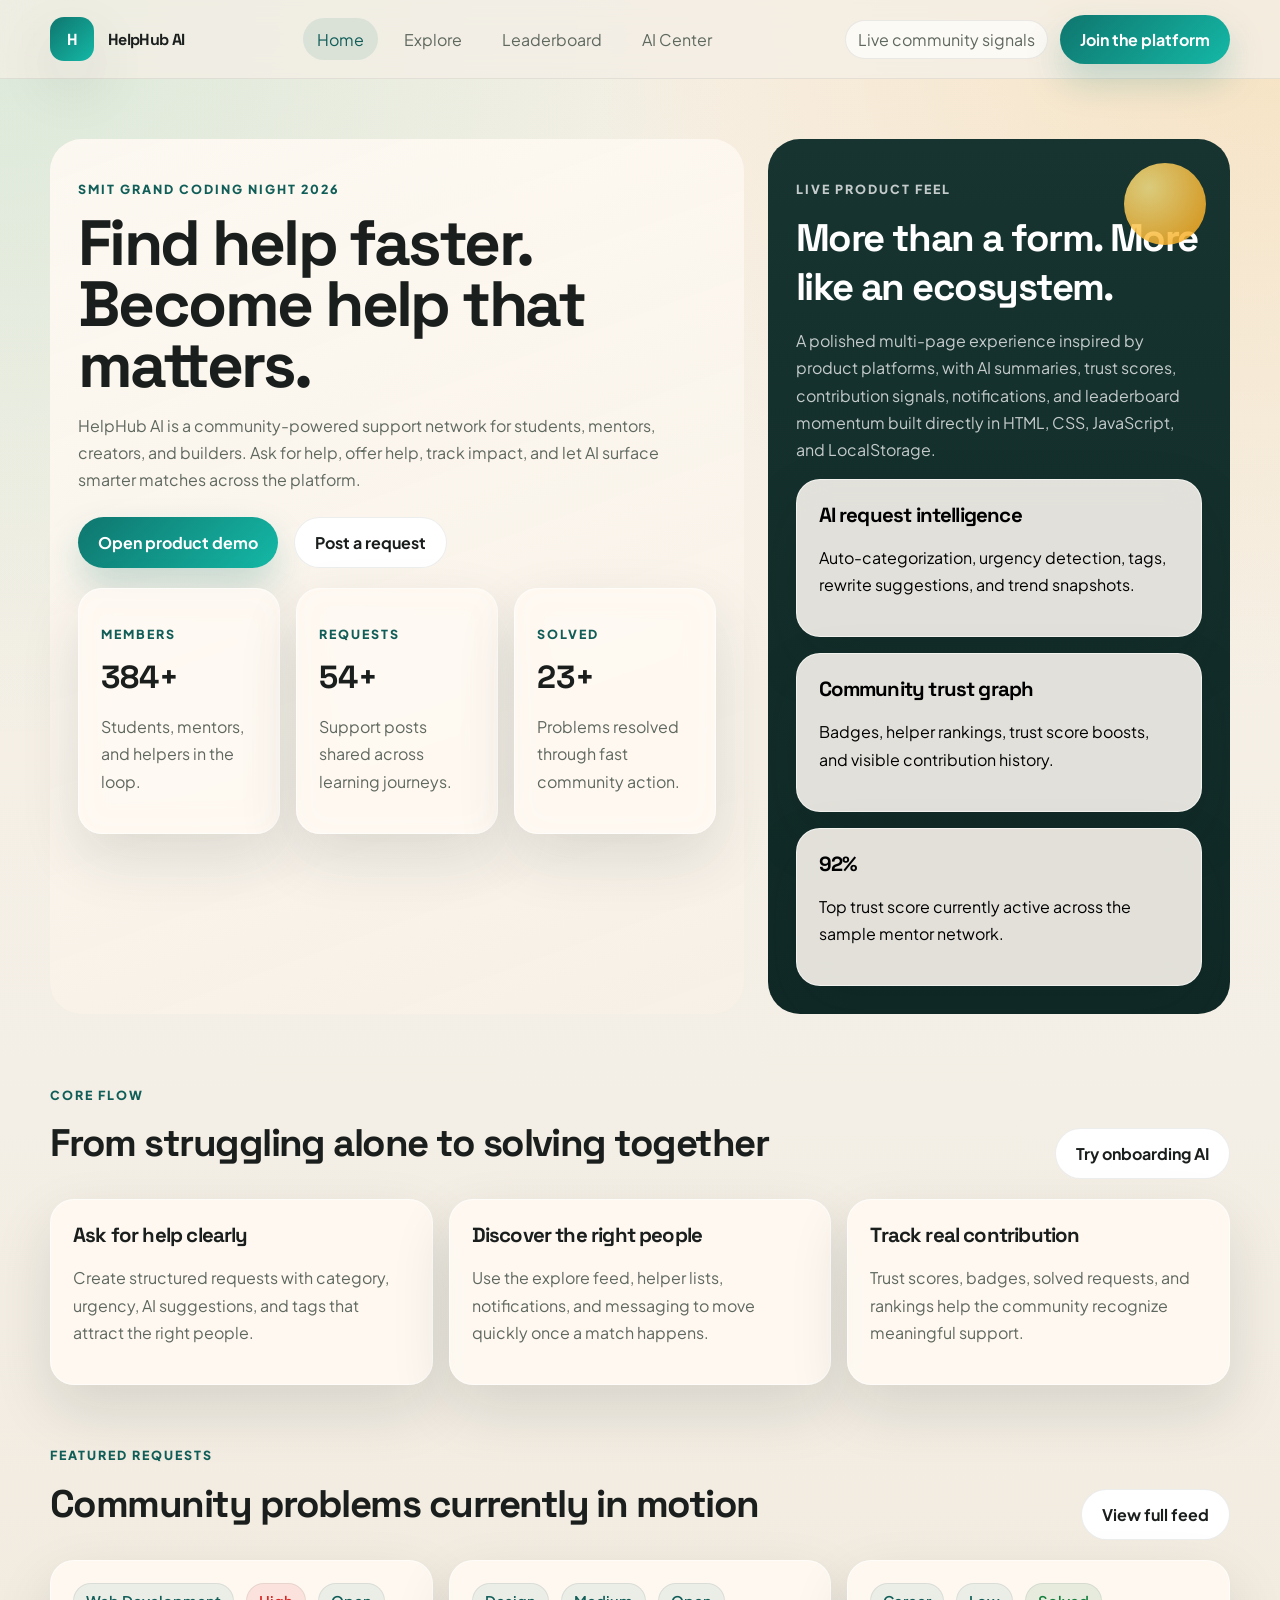
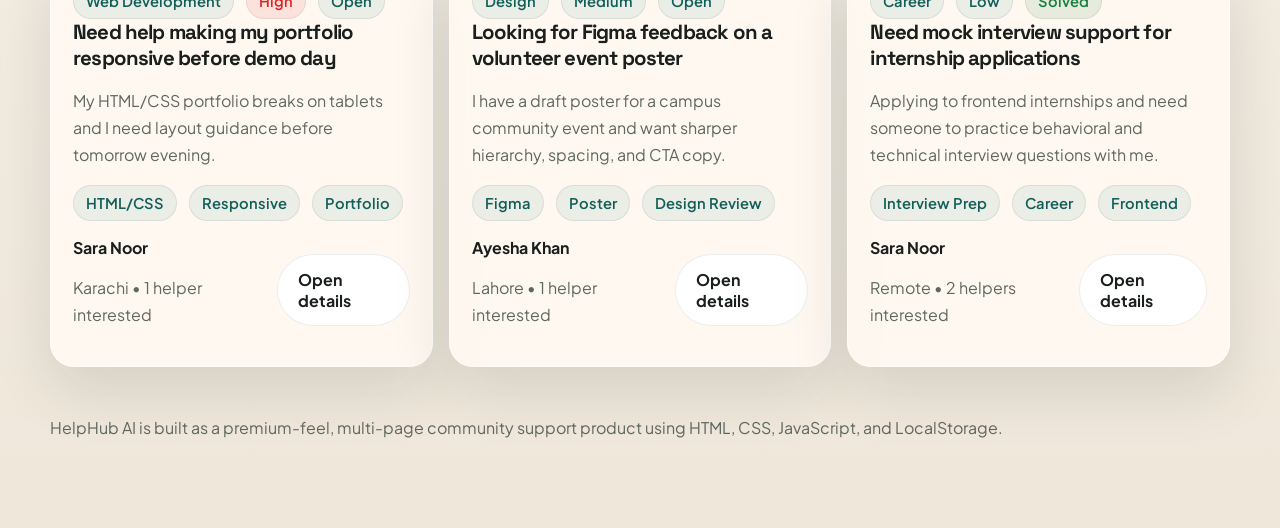
<file: index.html>
<!DOCTYPE html>
<html lang="en">
  <head>
    <meta charset="UTF-8" />
    <meta name="viewport" content="width=device-width, initial-scale=1.0" />
    <title>HelpHub AI | Community Support Platform</title>
    <link rel="preconnect" href="https://fonts.googleapis.com" />
    <link rel="preconnect" href="https://fonts.gstatic.com" crossorigin />
    <link href="https://fonts.googleapis.com/css2?family=Plus+Jakarta+Sans:wght@400;500;600;700;800&family=Space+Grotesk:wght@500;700&display=swap" rel="stylesheet" />
    <link rel="stylesheet" href="styles.css" />
    <script defer src="app.js"></script>
  </head>
  <body data-page="landing">
    <div class="site-shell">
      <header class="topbar">
        <div class="container nav">
          <a class='brand' href='/'><span class="brand-badge">H</span><span>HelpHub AI</span></a>
          <nav class="nav-links">
            <a data-nav='landing' href='/'>Home</a>
            <a href='./explore.html'>Explore</a>
            <a href='./leaderboard.html'>Leaderboard</a>
            <a href='./ai-center.html'>AI Center</a>
          </nav>
          <div class="nav-actions">
            <a class='pill' href='./notifications.html'>Live community signals</a>
            <a class='btn btn-primary' href='./auth.html'>Join the platform</a>
          </div>
        </div>
      </header>
      <main>
        <section class="hero">
          <div class="container hero-grid">
            <div class="hero-copy fade-in">
              <p class="eyebrow">SMIT Grand Coding Night 2026</p>
              <h1>Find help faster. Become help that matters.</h1>
              <p>HelpHub AI is a community-powered support network for students, mentors, creators, and builders. Ask for help, offer help, track impact, and let AI surface smarter matches across the platform.</p>
              <div class="hero-actions">
                <a class='btn btn-primary' href='./dashboard.html'>Open product demo</a>
                <a class='btn btn-secondary' href='./create-request.html'>Post a request</a>
              </div>
              <div class="stats-grid">
                <div class="stat-card"><p class="eyebrow">Members</p><div class="stat-value" data-stat-members>0</div><p>Students, mentors, and helpers in the loop.</p></div>
                <div class="stat-card"><p class="eyebrow">Requests</p><div class="stat-value" data-stat-requests>0</div><p>Support posts shared across learning journeys.</p></div>
                <div class="stat-card"><p class="eyebrow">Solved</p><div class="stat-value" data-stat-solved>0</div><p>Problems resolved through fast community action.</p></div>
              </div>
            </div>
            <div class="hero-panel fade-in">
              <span class="orb"></span>
              <p class="eyebrow">Live product feel</p>
              <h2>More than a form. More like an ecosystem.</h2>
              <p>A polished multi-page experience inspired by product platforms, with AI summaries, trust scores, contribution signals, notifications, and leaderboard momentum built directly in HTML, CSS, JavaScript, and LocalStorage.</p>
              <div class="stack">
                <div class="feature-card" style="color: black;"><h3>AI request intelligence</h3><p style="color: black;">Auto-categorization, urgency detection, tags, rewrite suggestions, and trend snapshots.</p></div>
                <div class="feature-card" style="color: black;"><h3>Community trust graph</h3><p style="color: black;">Badges, helper rankings, trust score boosts, and visible contribution history.</p></div>
                <div class="feature-card" style="color: black;"><h3 data-top-score>0%</h3><p style="color: black;">Top trust score currently active across the sample mentor network.</p></div>
              </div>
            </div>
          </div>
        </section>
        <section class="section">
          <div class="container">
            <div class="section-head">
              <div><p class="section-kicker">Core flow</p><h2>From struggling alone to solving together</h2></div>
              <a class='btn btn-secondary' href='./onboarding.html'>Try onboarding AI</a>
            </div>
            <div class="card-grid">
              <article class="feature-card fade-in"><h3>Ask for help clearly</h3><p>Create structured requests with category, urgency, AI suggestions, and tags that attract the right people.</p></article>
              <article class="feature-card fade-in"><h3>Discover the right people</h3><p>Use the explore feed, helper lists, notifications, and messaging to move quickly once a match happens.</p></article>
              <article class="feature-card fade-in"><h3>Track real contribution</h3><p>Trust scores, badges, solved requests, and rankings help the community recognize meaningful support.</p></article>
            </div>
          </div>
        </section>
        <section class="section">
          <div class="container">
            <div class="section-head">
              <div><p class="section-kicker">Featured requests</p><h2>Community problems currently in motion</h2></div>
              <a class='btn btn-secondary' href='./explore.html'>View full feed</a>
            </div>
            <div class="card-grid" data-featured-requests></div>
          </div>
        </section>
      </main>
      <footer class="footer"><div class="container">HelpHub AI is built as a premium-feel, multi-page community support product using HTML, CSS, JavaScript, and LocalStorage.</div></footer>
    </div>
  </body>
</html>
</file>
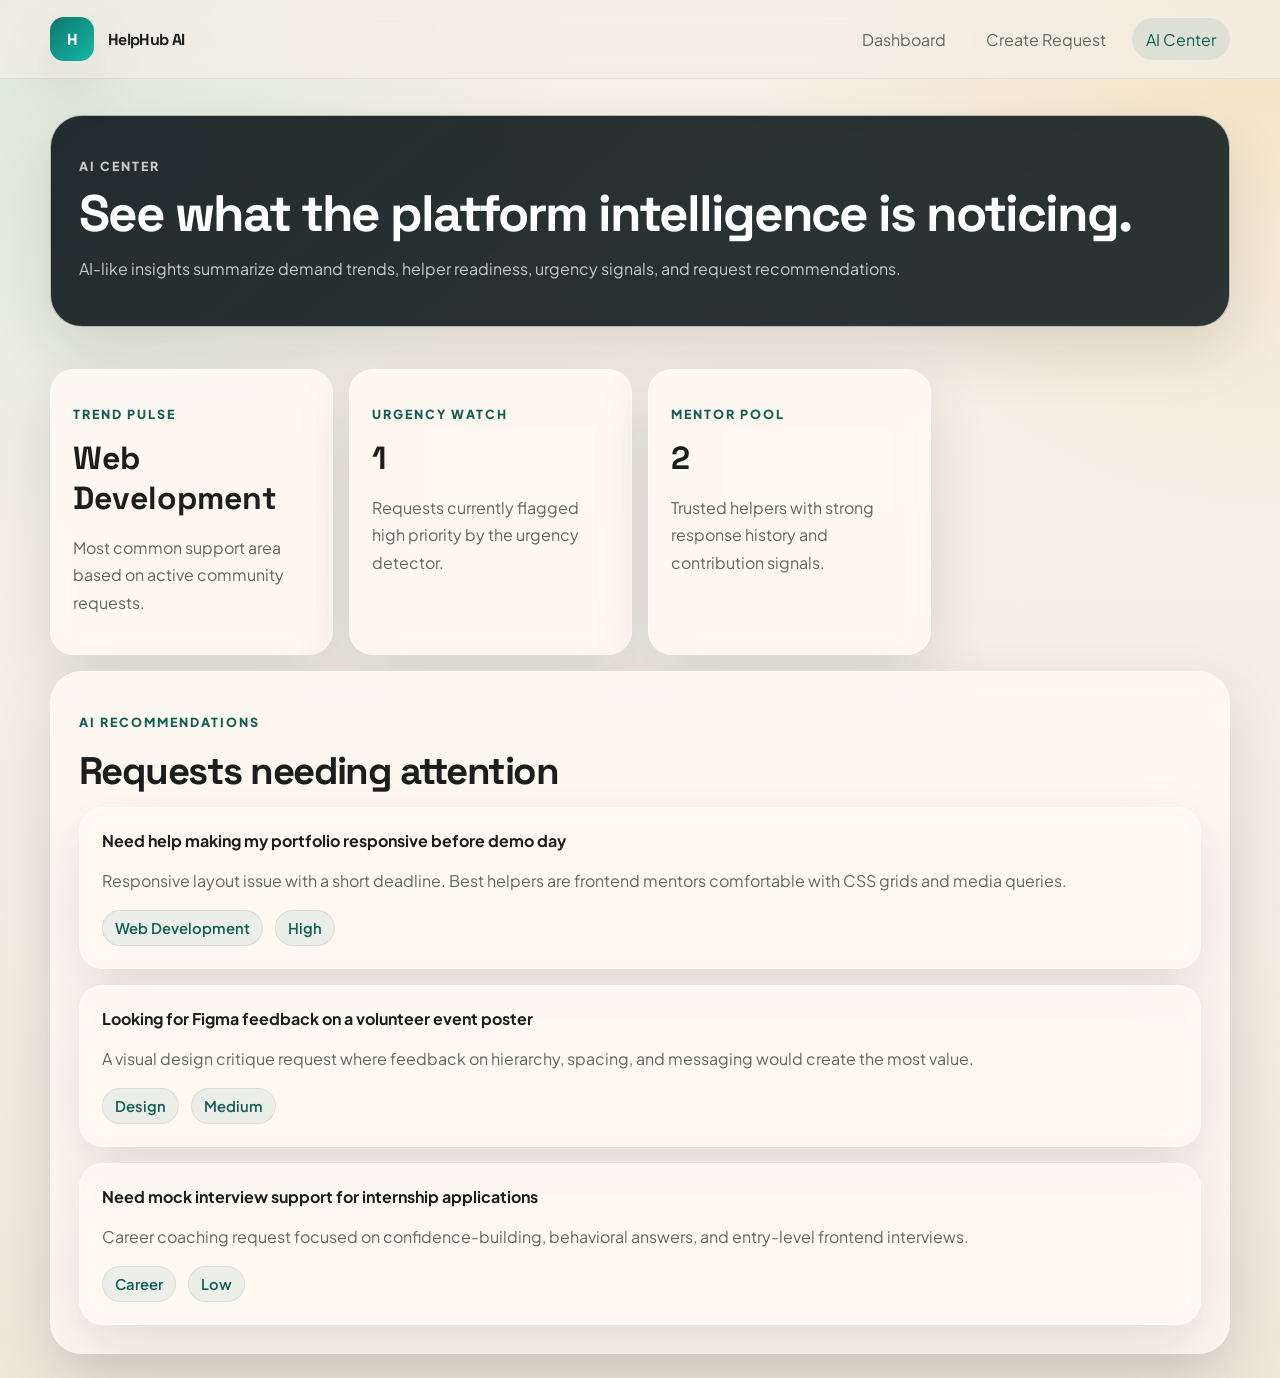
<file: ai-center.html>
<!DOCTYPE html>
<html lang="en">
  <head>
    <meta charset="UTF-8" />
    <meta name="viewport" content="width=device-width, initial-scale=1.0" />
    <title>HelpHub AI | AI Center</title>
    <link rel="preconnect" href="https://fonts.googleapis.com" />
    <link rel="preconnect" href="https://fonts.gstatic.com" crossorigin />
    <link href="https://fonts.googleapis.com/css2?family=Plus+Jakarta+Sans:wght@400;500;600;700;800&family=Space+Grotesk:wght@500;700&display=swap" rel="stylesheet" />
    <link rel="stylesheet" href="styles.css" />
    <script defer src="app.js"></script>
  </head>
  <body data-page="ai">
    <header class="topbar">
      <div class="container nav">
        <a class='brand' href='./index.html'><span class="brand-badge">H</span><span>HelpHub AI</span></a>
        <nav class="nav-links"><a href='./dashboard.html'>Dashboard</a><a href='./create-request.html'>Create Request</a><a data-nav='ai' href='./ai-center.html'>AI Center</a></nav>
      </div>
    </header>
    <main class="container">
      <section class="page-hero"><div class="panel"><p class="eyebrow">AI Center</p><h1 style="font-size: clamp(2.2rem, 4vw, 4rem);">See what the platform intelligence is noticing.</h1><p>AI-like insights summarize demand trends, helper readiness, urgency signals, and request recommendations.</p></div></section>
      <section class="stack section">
        <div class="mini-grid" data-ai-summary></div>
        <div class="panel"><p class="section-kicker">AI recommendations</p><h2>Requests needing attention</h2><div class="stack" data-ai-recommendations></div></div>
      </section>
    </main>
  </body>
</html>
</file>
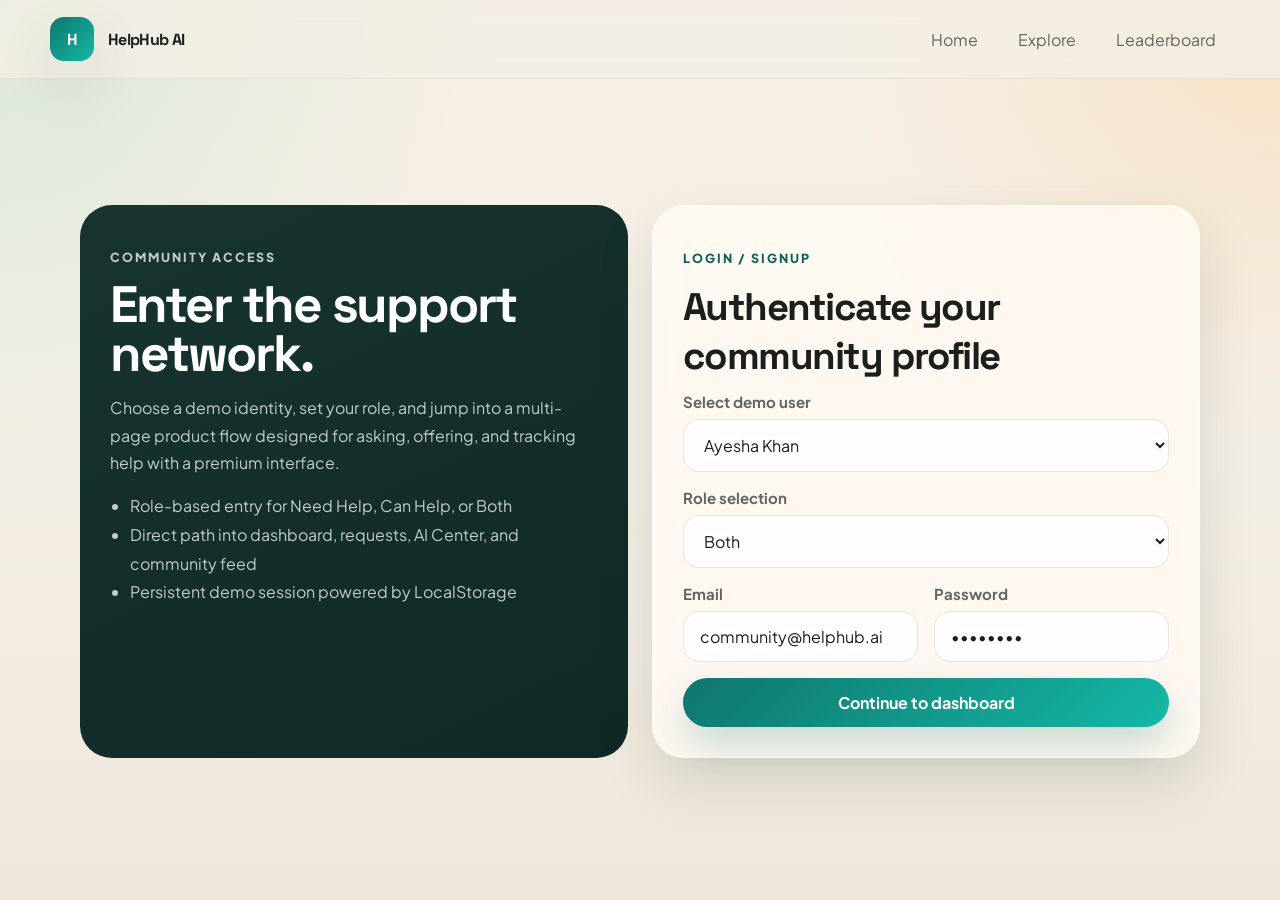
<file: auth.html>
<!DOCTYPE html>
<html lang="en">
  <head>
    <meta charset="UTF-8" />
    <meta name="viewport" content="width=device-width, initial-scale=1.0" />
    <title>HelpHub AI | Authentication</title>
    <link rel="preconnect" href="https://fonts.googleapis.com" />
    <link rel="preconnect" href="https://fonts.gstatic.com" crossorigin />
    <link href="https://fonts.googleapis.com/css2?family=Plus+Jakarta+Sans:wght@400;500;600;700;800&family=Space+Grotesk:wght@500;700&display=swap" rel="stylesheet" />
    <link rel="stylesheet" href="styles.css" />
    <script defer src="app.js"></script>
  </head>
  <body data-page="auth">
    <header class="topbar">
      <div class="container nav">
        <a class='brand' href='/'><span class="brand-badge">H</span><span>HelpHub AI</span></a>
        <nav class="nav-links"><a href='./index.html'>Home</a><a href='./explore.html'>Explore</a><a href='./leaderboard.html'>Leaderboard</a></nav>
      </div>
    </header>
    <main class="auth-layout container">
      <div class="auth-wrap">
        <section class="auth-side fade-in">
          <p class="eyebrow">Community access</p>
          <h1 style="font-size: clamp(2.4rem, 4vw, 4rem);">Enter the support network.</h1>
          <p>Choose a demo identity, set your role, and jump into a multi-page product flow designed for asking, offering, and tracking help with a premium interface.</p>
          <ul>
            <li>Role-based entry for Need Help, Can Help, or Both</li>
            <li>Direct path into dashboard, requests, AI Center, and community feed</li>
            <li>Persistent demo session powered by LocalStorage</li>
          </ul>
        </section>
        <section class="auth-card fade-in">
          <p class="section-kicker">Login / Signup</p>
          <h2>Authenticate your community profile</h2>
          <form data-auth-form class="stack">
            <div class="field"><label for="auth-user">Select demo user</label><select id="auth-user" data-auth-user></select></div>
            <div class="field"><label for="auth-role">Role selection</label><select id="auth-role" data-auth-role><option>Need Help</option><option>Can Help</option><option>Both</option></select></div>
            <div class="auth-grid">
              <div class="field"><label>Email</label><input type="email" value="community@helphub.ai" /></div>
              <div class="field"><label>Password</label><input type="password" value="demo1234" /></div>
            </div>
            <button class="btn btn-primary" type="submit">Continue to dashboard</button>
          </form>
        </section>
      </div>
    </main>
  </body>
</html>
</file>
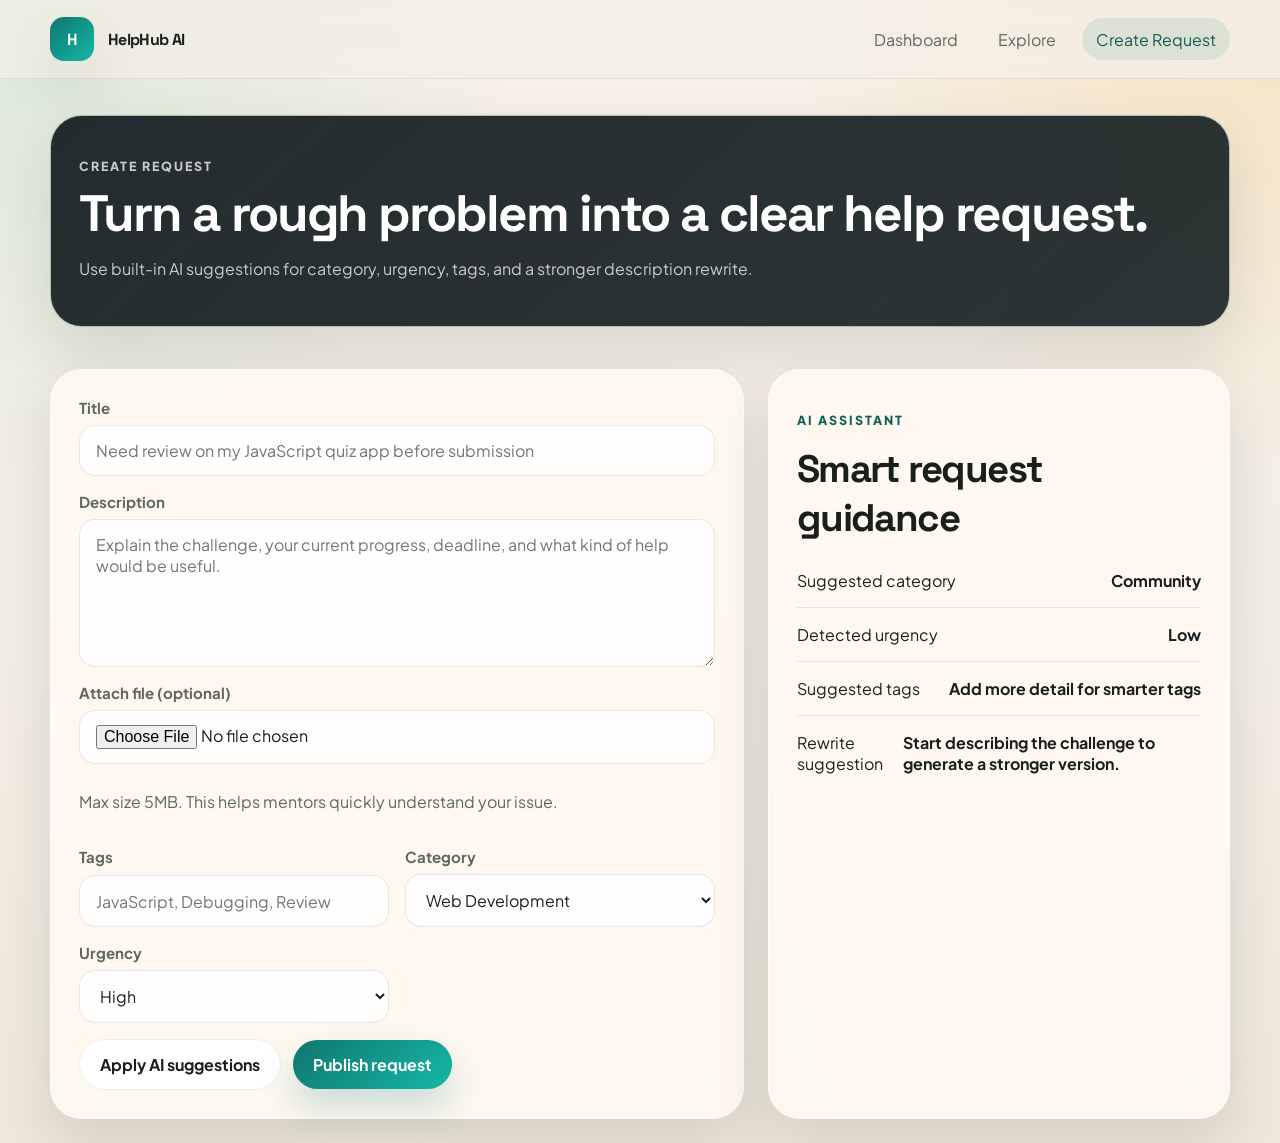
<file: create-request.html>
<!DOCTYPE html>
<html lang="en">
    <head>
        <meta charset="UTF-8"/>
        <meta name="viewport" content="width=device-width, initial-scale=1.0"/>
        <title>HelpHub AI | Create Request</title>
        <link rel="preconnect" href="https://fonts.googleapis.com"/>
        <link rel="preconnect" href="https://fonts.gstatic.com" crossorigin/>
        <link href="https://fonts.googleapis.com/css2?family=Plus+Jakarta+Sans:wght@400;500;600;700;800&family=Space+Grotesk:wght@500;700&display=swap" rel="stylesheet"/>
        <link rel="stylesheet" href="styles.css"/>
        <script defer src="app.js"></script>
    </head>
    <body data-page="create">
        <header class="topbar">
            <div class="container nav">
                <a class='brand' href='/'>
                    <span class="brand-badge">H</span>
                    <span>HelpHub AI</span>
                </a>
                <nav class="nav-links">
                    <a href='./dashboard.html'>Dashboard</a>
                    <a href='./explore.html'>Explore</a>
                    <a data-nav='create' href='./create-request.html'>Create Request</a>
                </nav>
            </div>
        </header>
        <main class="container">
            <section class="page-hero">
                <div class="panel">
                    <p class="eyebrow">Create request</p>
                    <h1 style="font-size: clamp(2.2rem, 4vw, 4rem);">Turn a rough problem into a clear help request.</h1>
                    <p>Use built-in AI suggestions for category, urgency, tags, and a stronger description rewrite.</p>
                </div>
            </section>
            <section class="detail-grid section">
                <form class="form-card stack" data-create-form>
                    <div class="field">
                        <label for="request-title">Title</label>
                        <input id="request-title" type="text" placeholder="Need review on my JavaScript quiz app before submission" required/>
                    </div>
                    <div class="field">
                        <label for="request-description">Description</label>
                        <textarea id="request-description" placeholder="Explain the challenge, your current progress, deadline, and what kind of help would be useful." required></textarea>
                    </div>
                    <div class="field">
                        <label for="request-attachment">Attach file (optional)</label>
                        <input id="request-attachment" type="file" accept=".pdf,.doc,.docx,.ppt,.pptx,.txt,.png,.jpg,.jpeg,.webp,.zip"/>
                        <p class="muted">Max size 5MB. This helps mentors quickly understand your issue.</p>
                    </div>
                    <div class="form-grid">
                        <div class="field">
                            <label for="request-tags">Tags</label>
                            <input id="request-tags" type="text" placeholder="JavaScript, Debugging, Review"/>
                        </div>
                        <div class="field">
                            <label for="request-category">Category</label>
                            <select id="request-category" required>
                                <option>Web Development</option>
                                <option>Design</option>
                                <option>Career</option>
                                <option>Academics</option>
                                <option>Content</option>
                                <option>Community</option>
                            </select>
                        </div>
                        <div class="field">
                            <label for="request-urgency">Urgency</label>
                            <select id="request-urgency" required>
                                <option>Critical</option>
                                <option selected>High</option>
                                <option>Medium</option>
                                <option>Low</option>
                            </select>
                        </div>
                    </div>
                    <div class="row">
                        <button class="btn btn-secondary" type="button" data-fill-ai>Apply AI suggestions</button>
                        <button class="btn btn-primary" type="submit">Publish request</button>
                    </div>
                </form>
                <aside class="panel">
                    <p class="section-kicker">AI assistant</p>
                    <h2>Smart request guidance</h2>
                    <div data-ai-request-insights></div>
                </aside>
            </section>
        </main>
    </body>
</html>
</file>
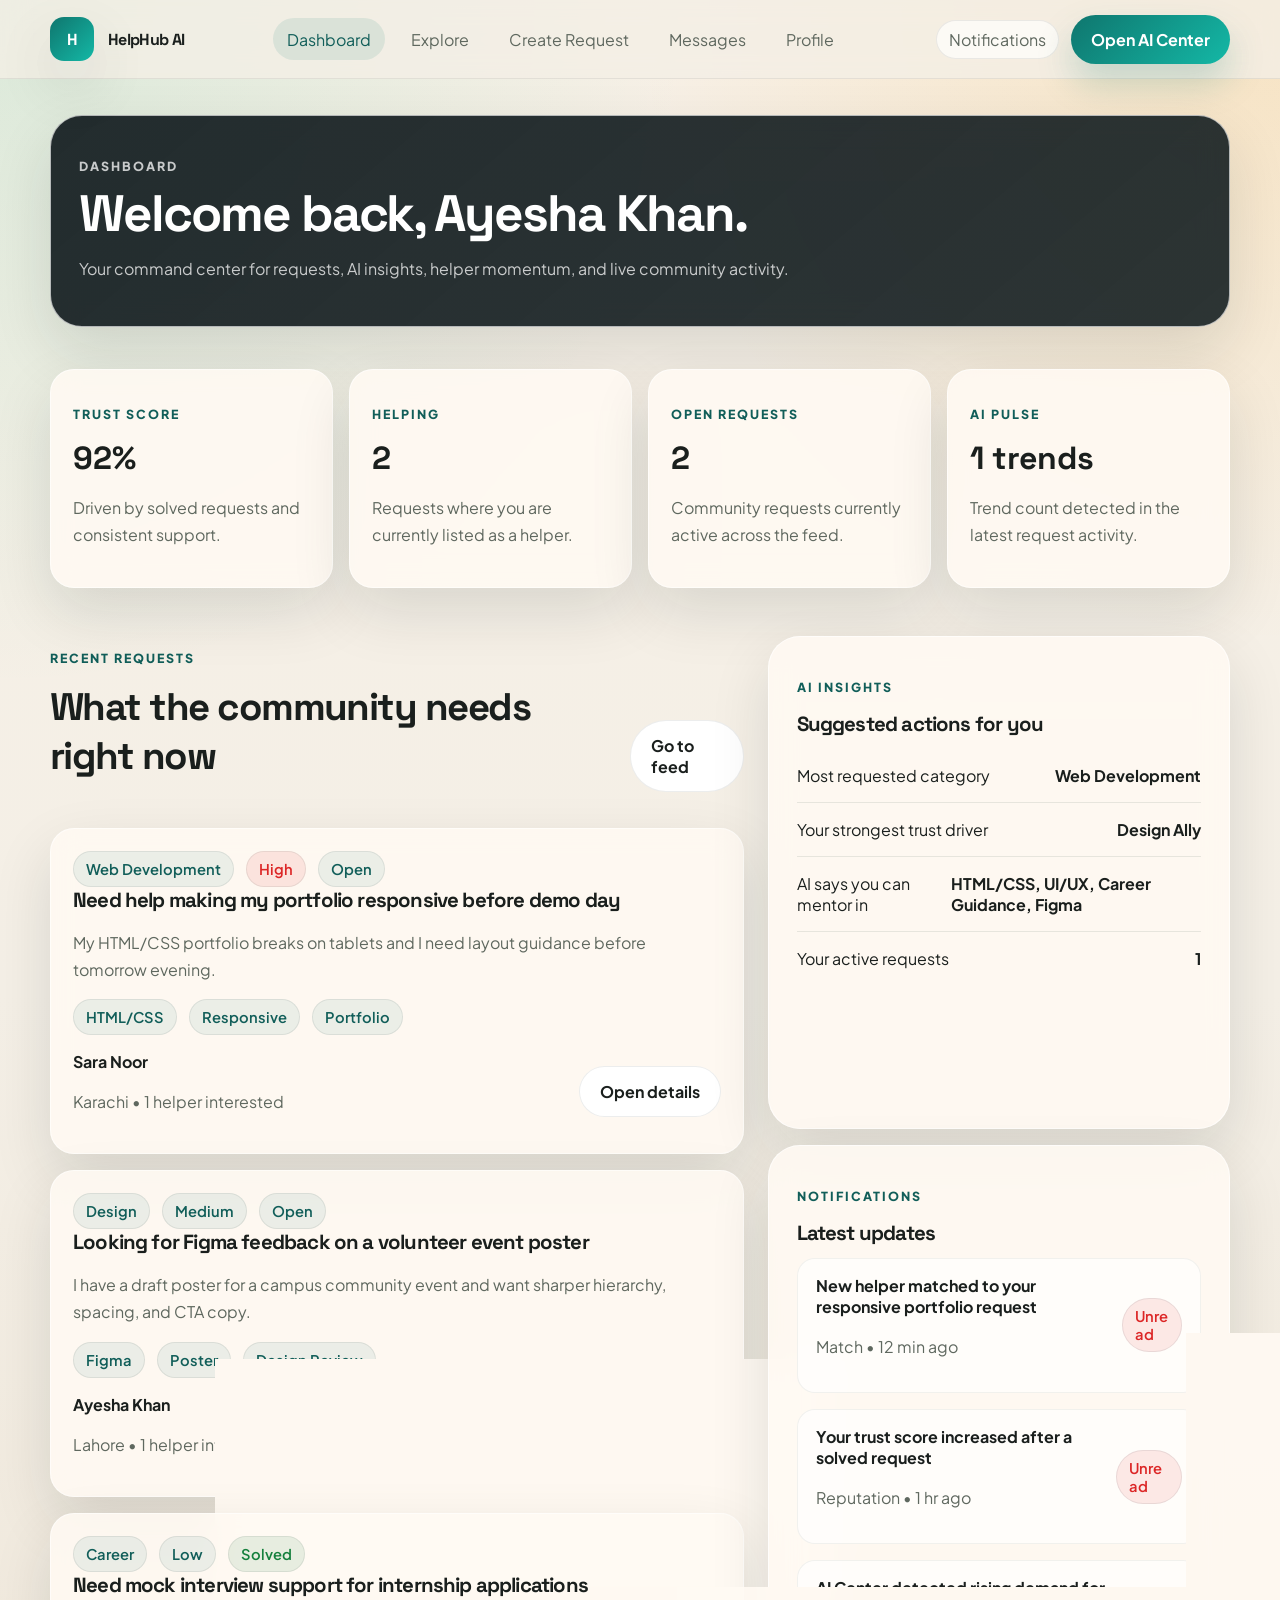
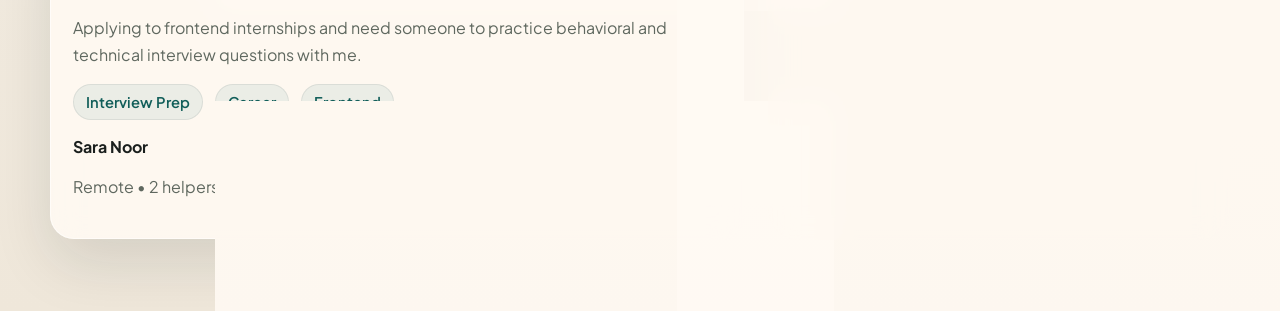
<file: dashboard.html>
<!DOCTYPE html>
<html lang="en">
  <head>
    <meta charset="UTF-8" />
    <meta name="viewport" content="width=device-width, initial-scale=1.0" />
    <title>HelpHub AI | Dashboard</title>
    <link rel="preconnect" href="https://fonts.googleapis.com" />
    <link rel="preconnect" href="https://fonts.gstatic.com" crossorigin />
    <link href="https://fonts.googleapis.com/css2?family=Plus+Jakarta+Sans:wght@400;500;600;700;800&family=Space+Grotesk:wght@500;700&display=swap" rel="stylesheet" />
    <link rel="stylesheet" href="styles.css" />
    <script defer src="app.js"></script>
  </head>
  <body data-page="dashboard">
    <div class="site-shell">
      <header class="topbar">
        <div class="container nav">
          <a class='brand' href='/'><span class="brand-badge">H</span><span>HelpHub AI</span></a>
          <nav class="nav-links">
            <a data-nav='dashboard' href='./dashboard.html'>Dashboard</a>
            <a href='./explore.html'>Explore</a>
            <a href='./create-request.html'>Create Request</a>
            <a href='./messages.html'>Messages</a>
            <a href='./profile.html'>Profile</a>
          </nav>
          <div class="nav-actions"><a class='pill' href='./notifications.html'>Notifications</a><a class='btn btn-primary' href='./ai-center.html'>Open AI Center</a></div>
        </div>
      </header>
      <main class="container">
        <section class="page-hero"><div class="panel"><p class="eyebrow">Dashboard</p><h1 style="font-size: clamp(2.3rem, 4vw, 4.2rem);">Welcome back, <span data-dashboard-name></span>.</h1><p>Your command center for requests, AI insights, helper momentum, and live community activity.</p></div></section>
        <section class="mini-grid section">
          <div class="stat-card"><p class="eyebrow">Trust score</p><div class="stat-value" data-stat-trust></div><p>Driven by solved requests and consistent support.</p></div>
          <div class="stat-card"><p class="eyebrow">Helping</p><div class="stat-value" data-stat-helping></div><p>Requests where you are currently listed as a helper.</p></div>
          <div class="stat-card"><p class="eyebrow">Open requests</p><div class="stat-value" data-stat-open></div><p>Community requests currently active across the feed.</p></div>
          <div class="stat-card"><p class="eyebrow">AI pulse</p><div class="stat-value" data-stat-insights></div><p>Trend count detected in the latest request activity.</p></div>
        </section>
        <section class="dashboard-grid section">
          <div class="stack">
            <div class="section-head"><div><p class="section-kicker">Recent requests</p><h2>What the community needs right now</h2></div><a class='btn btn-secondary' href='./explore.html'>Go to feed</a></div>
            <div class="stack" data-dashboard-requests></div>
          </div>
          <div class="stack">
            <div class="panel"><p class="section-kicker">AI insights</p><h3>Suggested actions for you</h3><div data-dashboard-ai></div></div>
            <div class="panel"><p class="section-kicker">Notifications</p><h3>Latest updates</h3><div class="notif-list" data-dashboard-notes></div></div>
          </div>
        </section>
      </main>
    </div>
  </body>
</html>
</file>
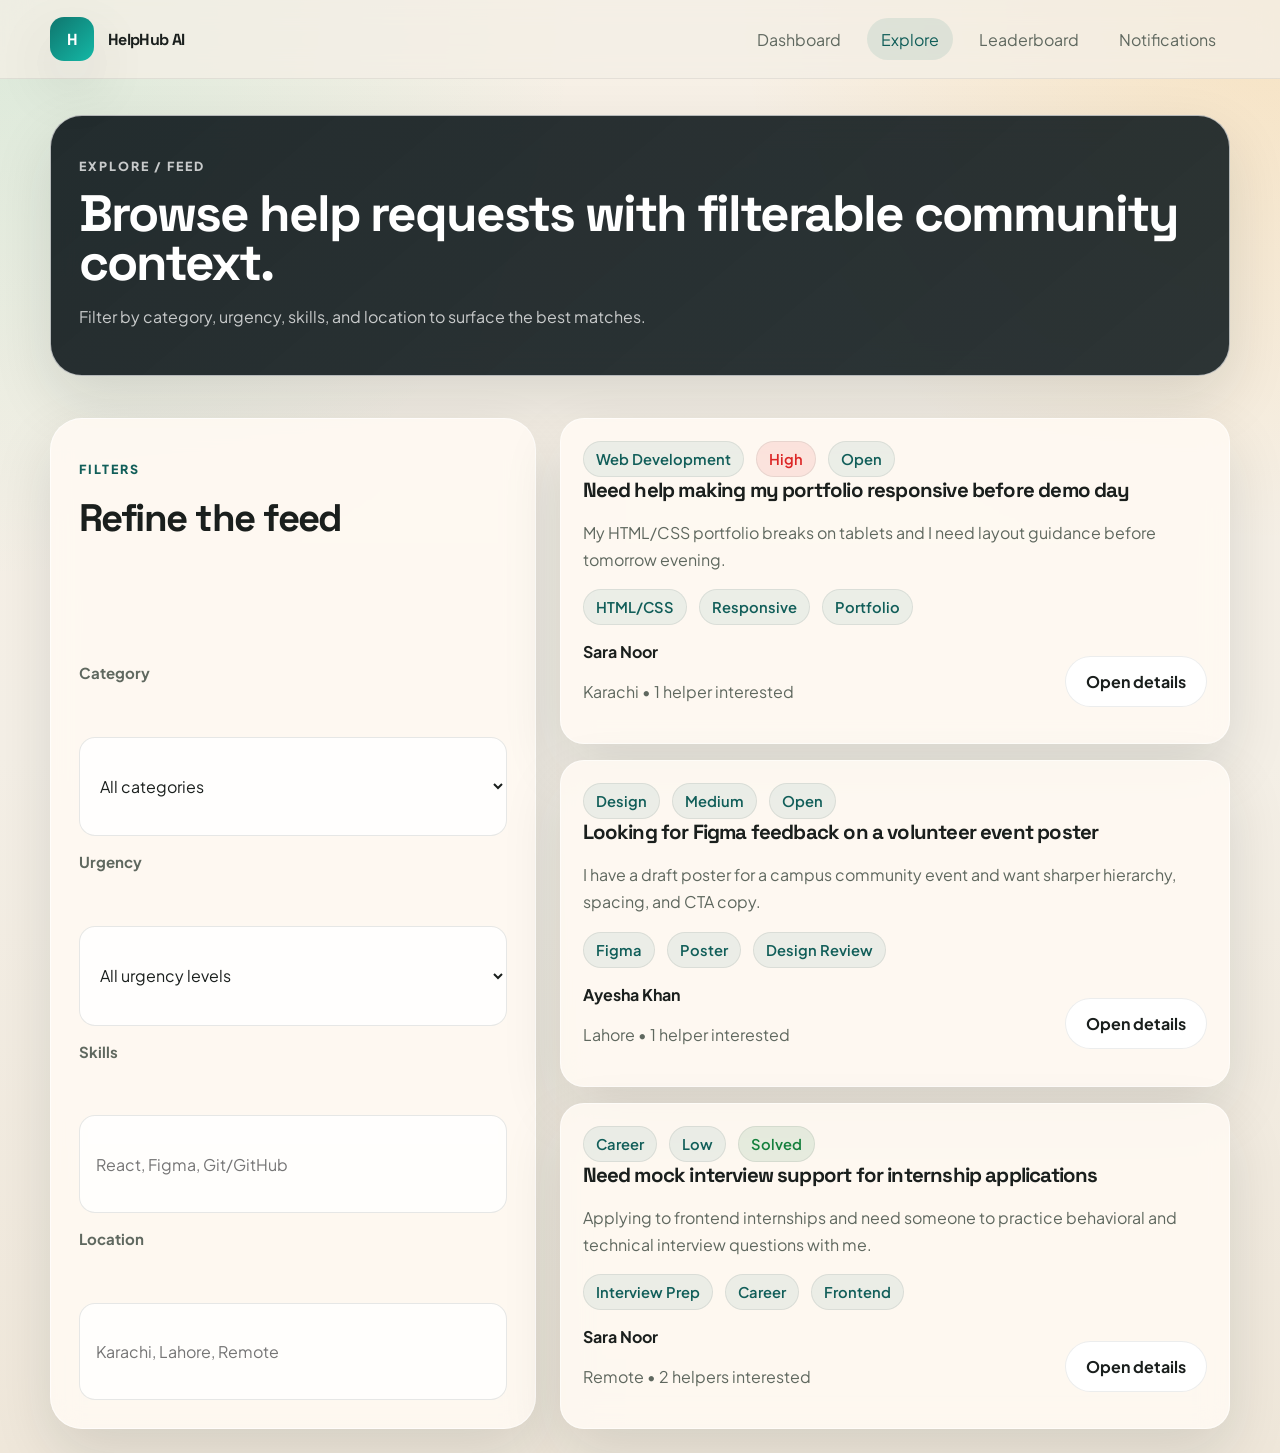
<file: explore.html>
<!DOCTYPE html>
<html lang="en">
  <head>
    <meta charset="UTF-8" />
    <meta name="viewport" content="width=device-width, initial-scale=1.0" />
    <title>HelpHub AI | Explore Requests</title>
    <link rel="preconnect" href="https://fonts.googleapis.com" />
    <link rel="preconnect" href="https://fonts.gstatic.com" crossorigin />
    <link href="https://fonts.googleapis.com/css2?family=Plus+Jakarta+Sans:wght@400;500;600;700;800&family=Space+Grotesk:wght@500;700&display=swap" rel="stylesheet" />
    <link rel="stylesheet" href="styles.css" />
    <script defer src="app.js"></script>
  </head>
  <body data-page="explore">
    <header class="topbar">
      <div class="container nav">
        <a class='brand' href='./index.html'><span class="brand-badge">H</span><span>HelpHub AI</span></a>
        <nav class="nav-links"><a href='./dashboard.html'>Dashboard</a><a data-nav='explore' href='./explore.html'>Explore</a><a href='./leaderboard.html'>Leaderboard</a><a href='./notifications.html'>Notifications</a></nav>
      </div>
    </header>
    <main class="container">
      <section class="page-hero"><div class="panel"><p class="eyebrow">Explore / Feed</p><h1 style="font-size: clamp(2.2rem, 4vw, 4rem);">Browse help requests with filterable community context.</h1><p>Filter by category, urgency, skills, and location to surface the best matches.</p></div></section>
      <section class="feed-grid section">
        <form class="panel stack" data-filter-form>
          <div><p class="section-kicker">Filters</p><h2>Refine the feed</h2></div>
          <div class="field"><label>Category</label><select name="category"><option value="">All categories</option><option>Web Development</option><option>Design</option><option>Career</option><option>Academics</option><option>Content</option><option>Community</option></select></div>
          <div class="field"><label>Urgency</label><select name="urgency"><option value="">All urgency levels</option><option>Critical</option><option>High</option><option>Medium</option><option>Low</option></select></div>
          <div class="field"><label>Skills</label><input name="skill" type="text" placeholder="React, Figma, Git/GitHub" /></div>
          <div class="field"><label>Location</label><input name="location" type="text" placeholder="Karachi, Lahore, Remote" /></div>
        </form>
        <div class="stack" data-feed-results></div>
      </section>
    </main>
  </body>
</html>
</file>
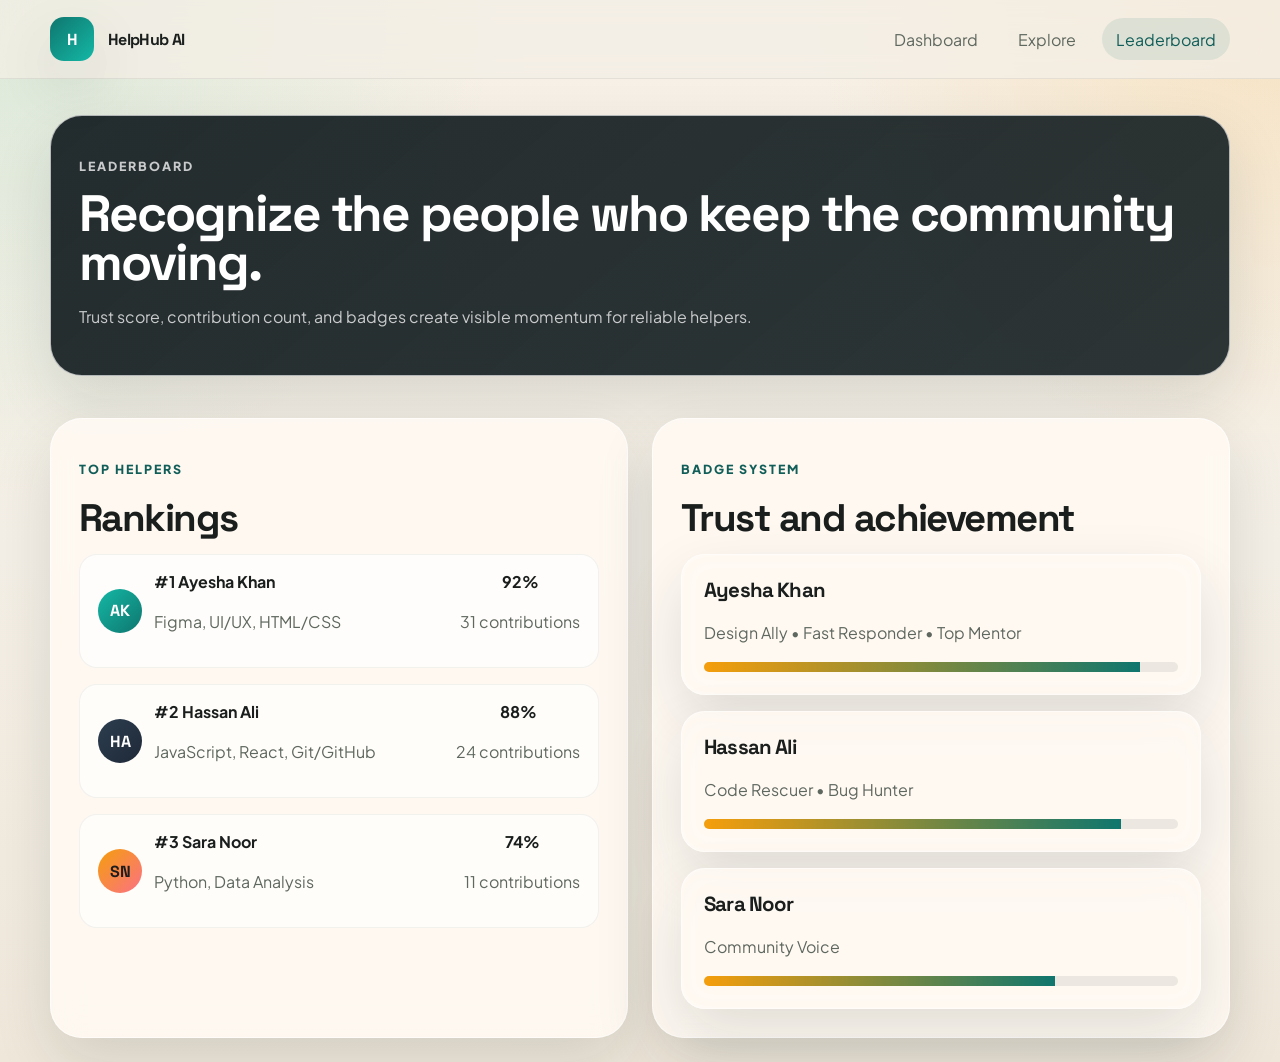
<file: leaderboard.html>
<!DOCTYPE html>
<html lang="en">
  <head>
    <meta charset="UTF-8" />
    <meta name="viewport" content="width=device-width, initial-scale=1.0" />
    <title>HelpHub AI | Leaderboard</title>
    <link rel="preconnect" href="https://fonts.googleapis.com" />
    <link rel="preconnect" href="https://fonts.gstatic.com" crossorigin />
    <link href="https://fonts.googleapis.com/css2?family=Plus+Jakarta+Sans:wght@400;500;600;700;800&family=Space+Grotesk:wght@500;700&display=swap" rel="stylesheet" />
    <link rel="stylesheet" href="styles.css" />
    <script defer src="app.js"></script>
  </head>
  <body data-page="leaderboard">
    <header class="topbar">
      <div class="container nav">
        <a class='brand' href='/'><span class="brand-badge">H</span><span>HelpHub AI</span></a>
        <nav class="nav-links"><a href='./dashboard.html'>Dashboard</a><a href='./explore.html'>Explore</a><a data-nav='leaderboard' href='./leaderboard.html'>Leaderboard</a></nav>
      </div>
    </header>
    <main class="container">
      <section class="page-hero"><div class="panel"><p class="eyebrow">Leaderboard</p><h1 style="font-size: clamp(2.2rem, 4vw, 4rem);">Recognize the people who keep the community moving.</h1><p>Trust score, contribution count, and badges create visible momentum for reliable helpers.</p></div></section>
      <section class="leader-grid section">
        <div class="panel"><p class="section-kicker">Top helpers</p><h2>Rankings</h2><div class="rank-list" data-rank-list></div></div>
        <div class="panel"><p class="section-kicker">Badge system</p><h2>Trust and achievement</h2><div class="stack" data-badge-showcase></div></div>
      </section>
    </main>
  </body>
</html>
</file>
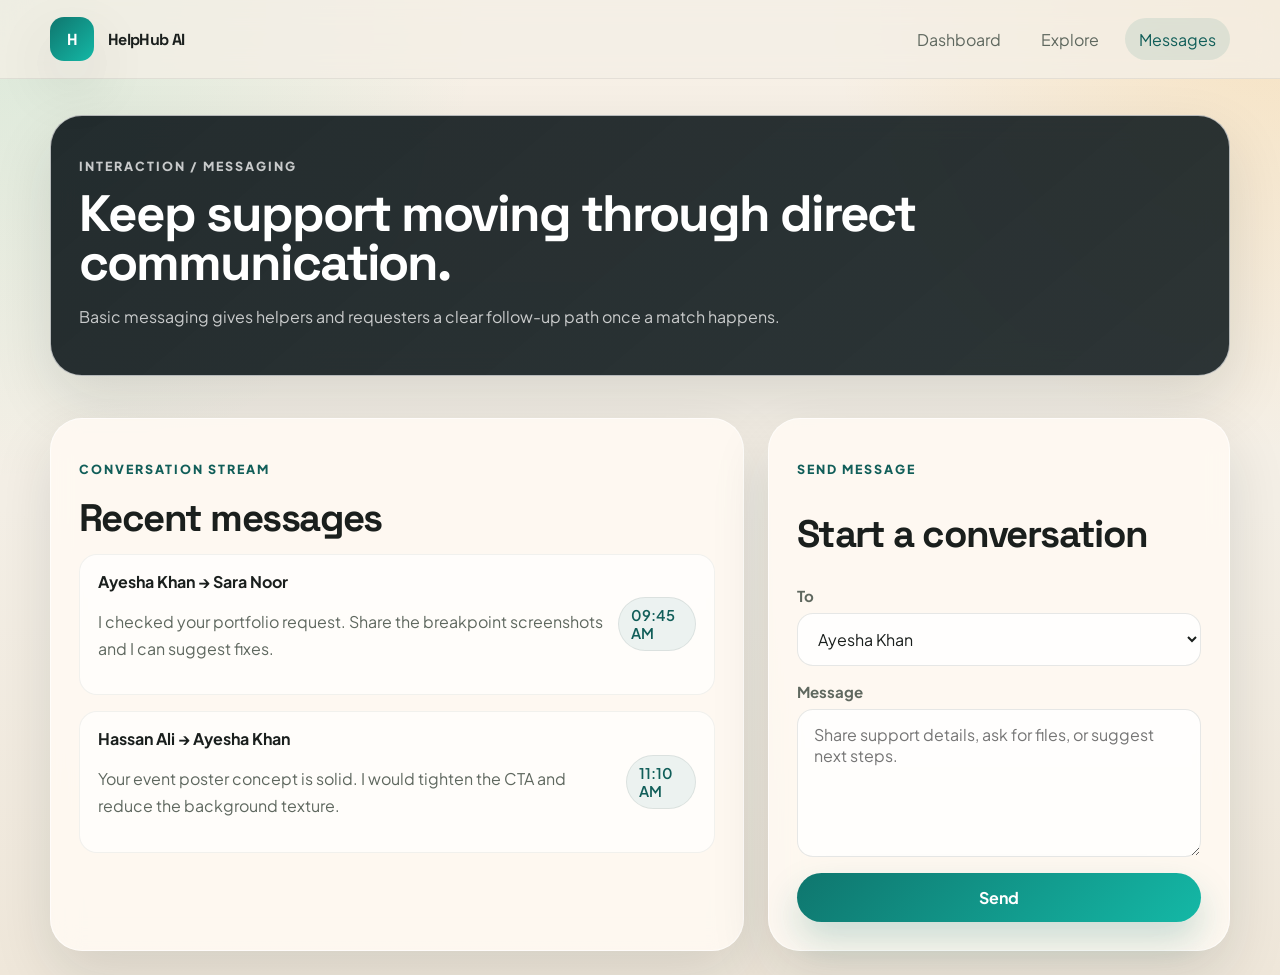
<file: messages.html>
<!DOCTYPE html>
<html lang="en">
  <head>
    <meta charset="UTF-8" />
    <meta name="viewport" content="width=device-width, initial-scale=1.0" />
    <title>HelpHub AI | Messaging</title>
    <link rel="preconnect" href="https://fonts.googleapis.com" />
    <link rel="preconnect" href="https://fonts.gstatic.com" crossorigin />
    <link href="https://fonts.googleapis.com/css2?family=Plus+Jakarta+Sans:wght@400;500;600;700;800&family=Space+Grotesk:wght@500;700&display=swap" rel="stylesheet" />
    <link rel="stylesheet" href="styles.css" />
    <script defer src="app.js"></script>
  </head>
  <body data-page="messages">
    <header class="topbar">
      <div class="container nav">
        <a class='brand' href='./index.html'><span class="brand-badge">H</span><span>HelpHub AI</span></a>
        <nav class="nav-links"><a href='./dashboard.html'>Dashboard</a><a href='./explore.html'>Explore</a><a data-nav='messages' href='./messages.html'>Messages</a></nav>
      </div>
    </header>
    <main class="container">
      <section class="page-hero"><div class="panel"><p class="eyebrow">Interaction / Messaging</p><h1 style="font-size: clamp(2.2rem, 4vw, 4rem);">Keep support moving through direct communication.</h1><p>Basic messaging gives helpers and requesters a clear follow-up path once a match happens.</p></div></section>
      <section class="detail-grid section">
        <div class="panel"><p class="section-kicker">Conversation stream</p><h2>Recent messages</h2><div class="message-list" data-message-list></div></div>
        <form class="form-card stack" data-message-form>
          <p class="section-kicker">Send message</p><h2>Start a conversation</h2>
          <div class="field"><label>To</label><select name="to"><option>Ayesha Khan</option><option>Hassan Ali</option><option>Sara Noor</option></select></div>
          <div class="field"><label>Message</label><textarea name="text" placeholder="Share support details, ask for files, or suggest next steps."></textarea></div>
          <button class="btn btn-primary" type="submit">Send</button>
        </form>
      </section>
    </main>
  </body>
</html>
</file>
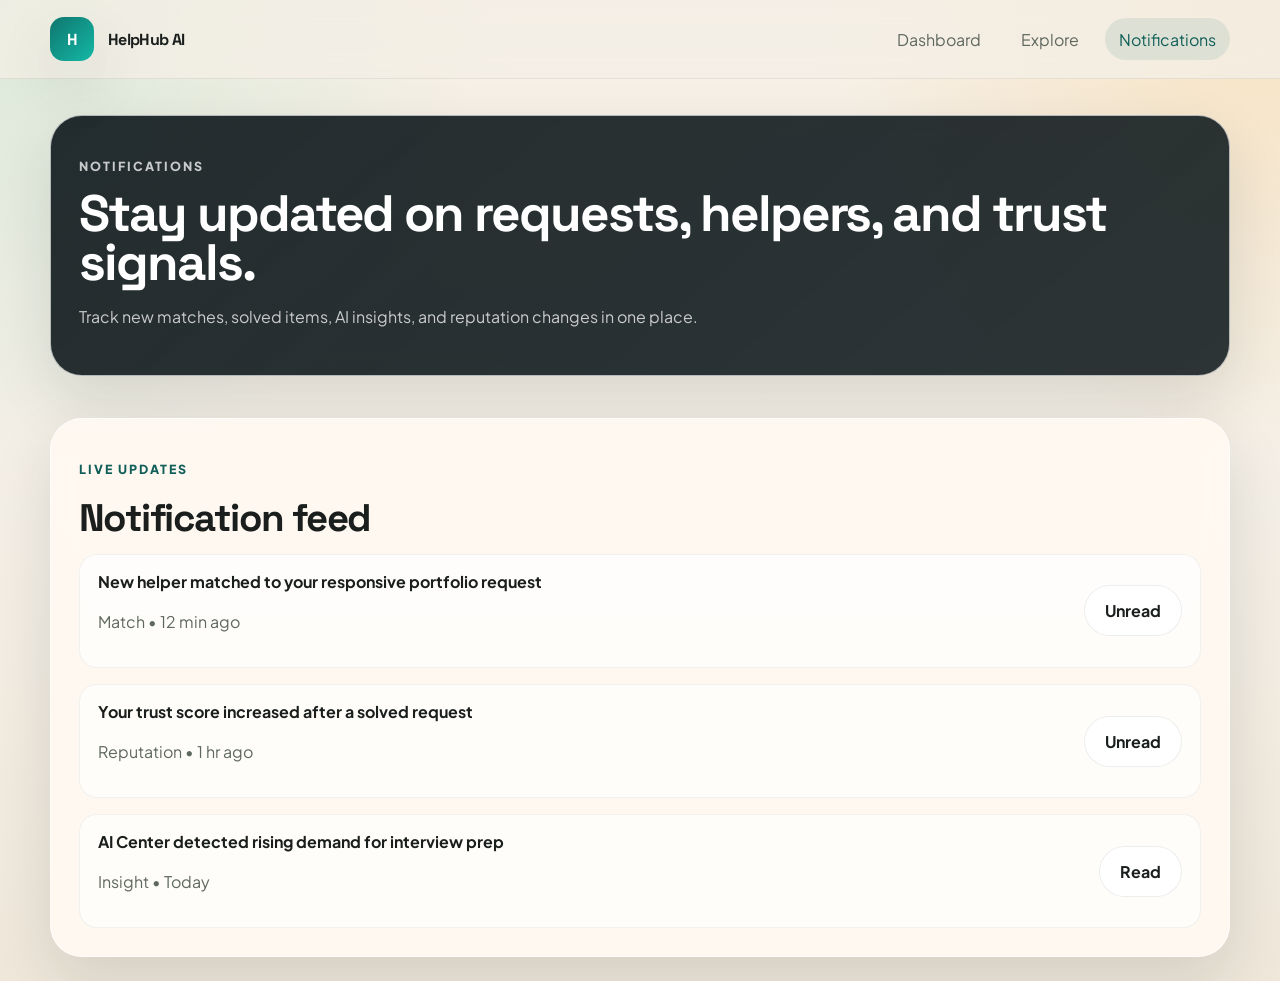
<file: notifications.html>
<!DOCTYPE html>
<html lang="en">
  <head>
    <meta charset="UTF-8" />
    <meta name="viewport" content="width=device-width, initial-scale=1.0" />
    <title>HelpHub AI | Notifications</title>
    <link rel="preconnect" href="https://fonts.googleapis.com" />
    <link rel="preconnect" href="https://fonts.gstatic.com" crossorigin />
    <link href="https://fonts.googleapis.com/css2?family=Plus+Jakarta+Sans:wght@400;500;600;700;800&family=Space+Grotesk:wght@500;700&display=swap" rel="stylesheet" />
    <link rel="stylesheet" href="styles.css" />
    <script defer src="app.js"></script>
  </head>
  <body data-page="notifications">
    <header class="topbar">
      <div class="container nav">
        <a class='brand' href='/'><span class="brand-badge">H</span><span>HelpHub AI</span></a>
        <nav class="nav-links"><a href='./dashboard.html'>Dashboard</a><a href='./explore.html'>Explore</a><a data-nav='notifications' href='./notifications.html'>Notifications</a></nav>
      </div>
    </header>
    <main class="container">
      <section class="page-hero"><div class="panel"><p class="eyebrow">Notifications</p><h1 style="font-size: clamp(2.2rem, 4vw, 4rem);">Stay updated on requests, helpers, and trust signals.</h1><p>Track new matches, solved items, AI insights, and reputation changes in one place.</p></div></section>
      <section class="section"><div class="panel"><p class="section-kicker">Live updates</p><h2>Notification feed</h2><div class="notif-list" data-notif-list></div></div></section>
    </main>
  </body>
</html>
</file>
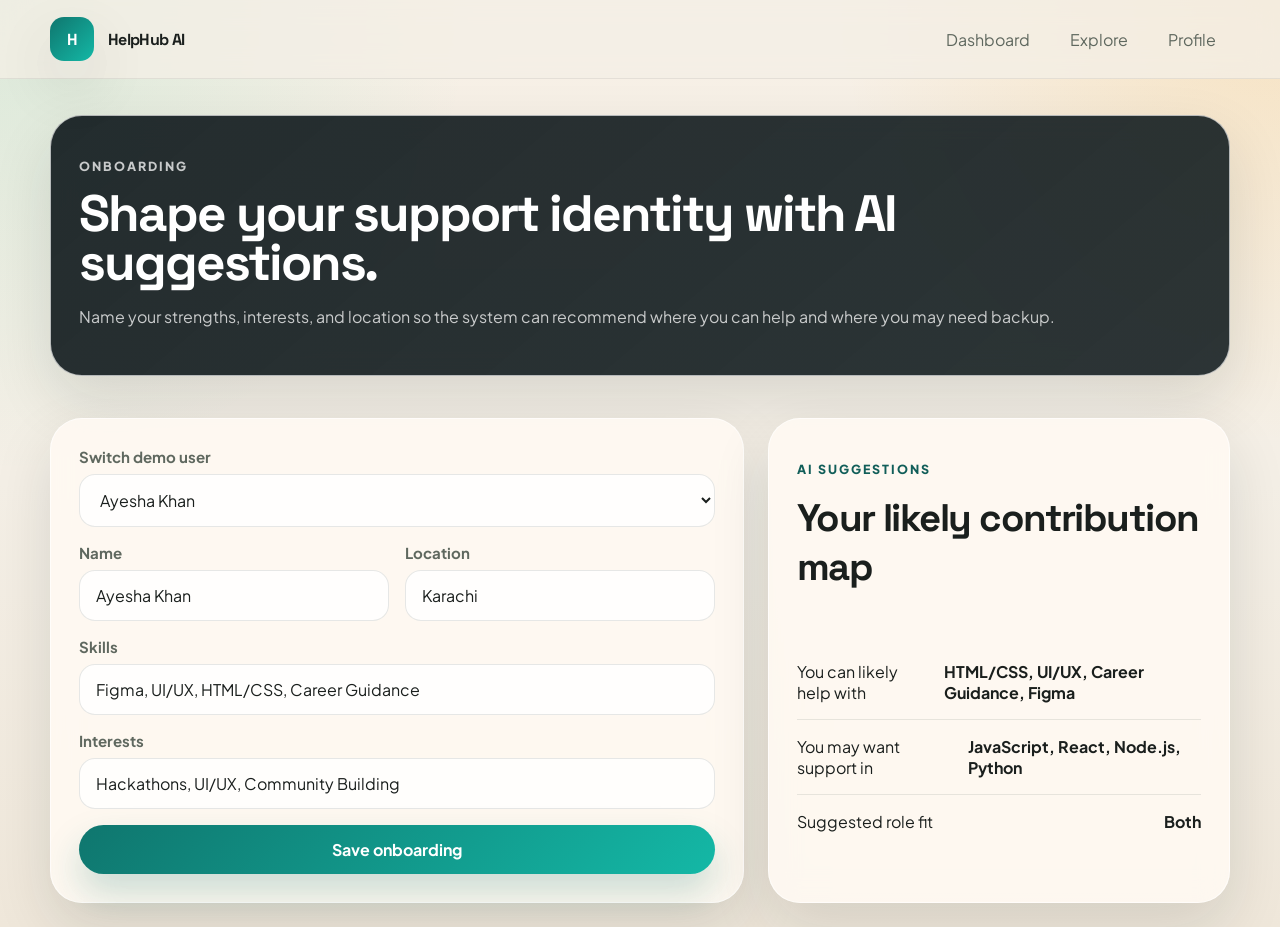
<file: onboarding.html>
<!DOCTYPE html>
<html lang="en">
  <head>
    <meta charset="UTF-8" />
    <meta name="viewport" content="width=device-width, initial-scale=1.0" />
    <title>HelpHub AI | Onboarding</title>
    <link rel="preconnect" href="https://fonts.googleapis.com" />
    <link rel="preconnect" href="https://fonts.gstatic.com" crossorigin />
    <link href="https://fonts.googleapis.com/css2?family=Plus+Jakarta+Sans:wght@400;500;600;700;800&family=Space+Grotesk:wght@500;700&display=swap" rel="stylesheet" />
    <link rel="stylesheet" href="styles.css" />
    <script defer src="app.js"></script>
  </head>
  <body data-page="onboarding">
    <header class="topbar">
      <div class="container nav">
        <a class='brand' href='./index.html'><span class="brand-badge">H</span><span>HelpHub AI</span></a>
        <nav class="nav-links"><a href='./dashboard.html'>Dashboard</a><a href='./explore.html'>Explore</a><a href='./profile.html'>Profile</a></nav>
      </div>
    </header>
    <main class="container">
      <section class="page-hero"><div class="panel"><p class="eyebrow">Onboarding</p><h1 style="font-size: clamp(2.2rem, 4vw, 4rem);">Shape your support identity with AI suggestions.</h1><p>Name your strengths, interests, and location so the system can recommend where you can help and where you may need backup.</p></div></section>
      <section class="two-col section">
        <form class="form-card stack" data-onboarding-form>
          <div class="field"><label>Switch demo user</label><select data-user-switch></select></div>
          <div class="form-grid">
            <div class="field"><label>Name</label><input name="name" type="text" /></div>
            <div class="field"><label>Location</label><input name="location" type="text" /></div>
            <div class="field-full"><label>Skills</label><input name="skills" type="text" placeholder="JavaScript, UI/UX, Public Speaking" /></div>
            <div class="field-full"><label>Interests</label><input name="interests" type="text" placeholder="Hackathons, mentoring, startups" /></div>
          </div>
          <button class="btn btn-primary" type="submit">Save onboarding</button>
        </form>
        <aside class="panel stack"><div><p class="section-kicker">AI suggestions</p><h2>Your likely contribution map</h2></div><div data-onboarding-ai></div></aside>
      </section>
    </main>
  </body>
</html>
</file>
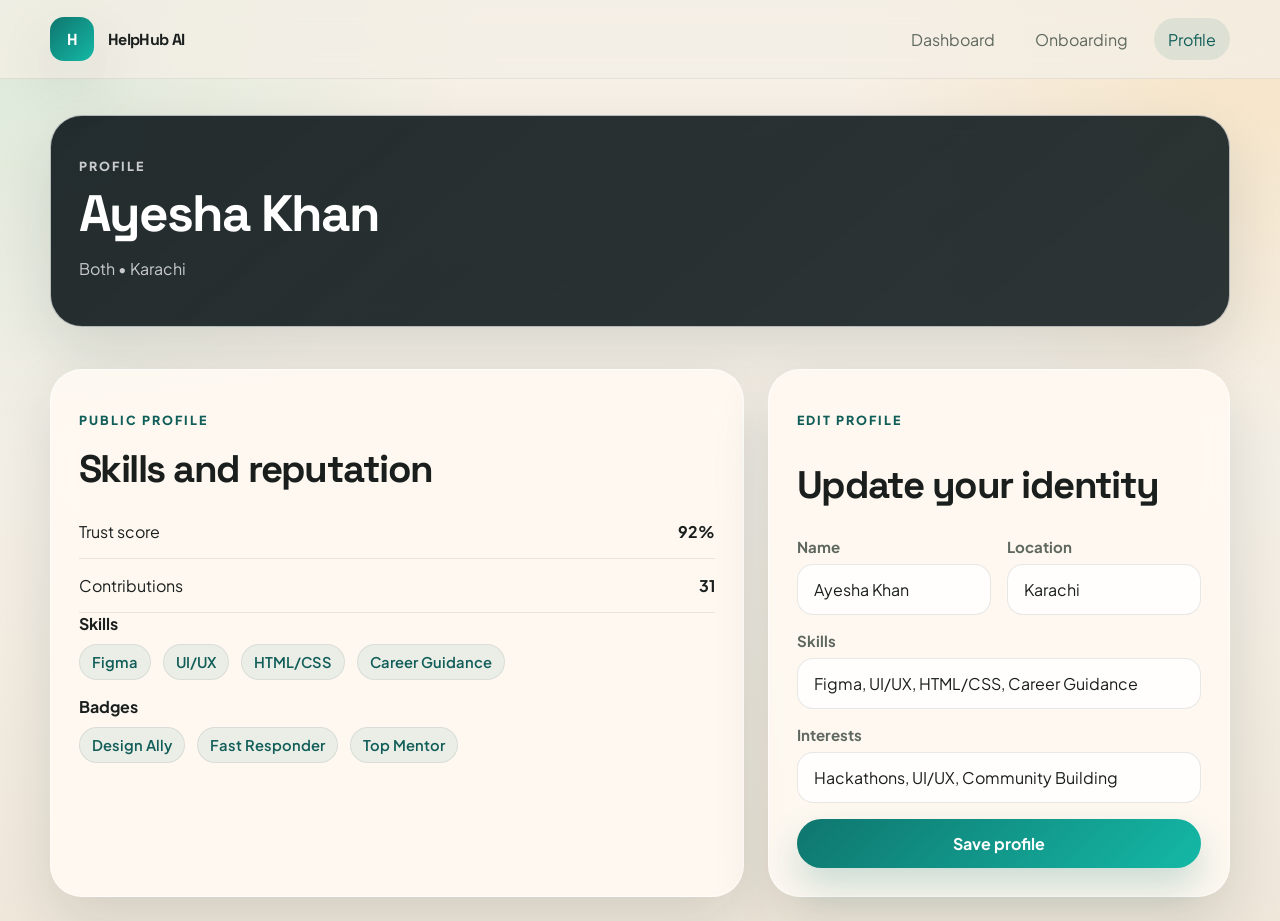
<file: profile.html>
<!DOCTYPE html>
<html lang="en">
  <head>
    <meta charset="UTF-8" />
    <meta name="viewport" content="width=device-width, initial-scale=1.0" />
    <title>HelpHub AI | Profile</title>
    <link rel="preconnect" href="https://fonts.googleapis.com" />
    <link rel="preconnect" href="https://fonts.gstatic.com" crossorigin />
    <link href="https://fonts.googleapis.com/css2?family=Plus+Jakarta+Sans:wght@400;500;600;700;800&family=Space+Grotesk:wght@500;700&display=swap" rel="stylesheet" />
    <link rel="stylesheet" href="styles.css" />
    <script defer src="app.js"></script>
  </head>
  <body data-page="profile">
    <header class="topbar">
      <div class="container nav">
        <a class='brand' href='./index.html'><span class="brand-badge">H</span><span>HelpHub AI</span></a>
        <nav class="nav-links"><a href='./dashboard.html'>Dashboard</a><a href='./onboarding.html'>Onboarding</a><a data-nav='profile' href='./profile.html'>Profile</a></nav>
      </div>
    </header>
    <main class="container">
      <section class="page-hero"><div class="panel"><p class="eyebrow">Profile</p><h1 style="font-size: clamp(2.2rem, 4vw, 4rem);" data-profile-name></h1><p><span data-profile-role></span> • <span data-profile-location></span></p></div></section>
      <section class="profile-grid section">
        <div class="stack">
          <div class="panel">
            <p class="section-kicker">Public profile</p><h2>Skills and reputation</h2>
            <div class="metric"><span>Trust score</span><strong data-profile-trust></strong></div>
            <div class="metric"><span>Contributions</span><strong data-profile-contributions></strong></div>
            <div class="stack">
              <div><strong>Skills</strong><div class="tag-row" data-profile-skills style="margin-top:10px;"></div></div>
              <div><strong>Badges</strong><div class="tag-row" data-profile-badges style="margin-top:10px;"></div></div>
            </div>
          </div>
        </div>
        <form class="form-card stack" data-profile-form>
          <p class="section-kicker">Edit profile</p><h2>Update your identity</h2>
          <div class="profile-form">
            <div class="field"><label>Name</label><input name="name" type="text" /></div>
            <div class="field"><label>Location</label><input name="location" type="text" /></div>
            <div class="field-full"><label>Skills</label><input name="skills" type="text" /></div>
            <div class="field-full"><label>Interests</label><input name="interests" type="text" /></div>
          </div>
          <button class="btn btn-primary" type="submit">Save profile</button>
        </form>
      </section>
    </main>
  </body>
</html>
</file>
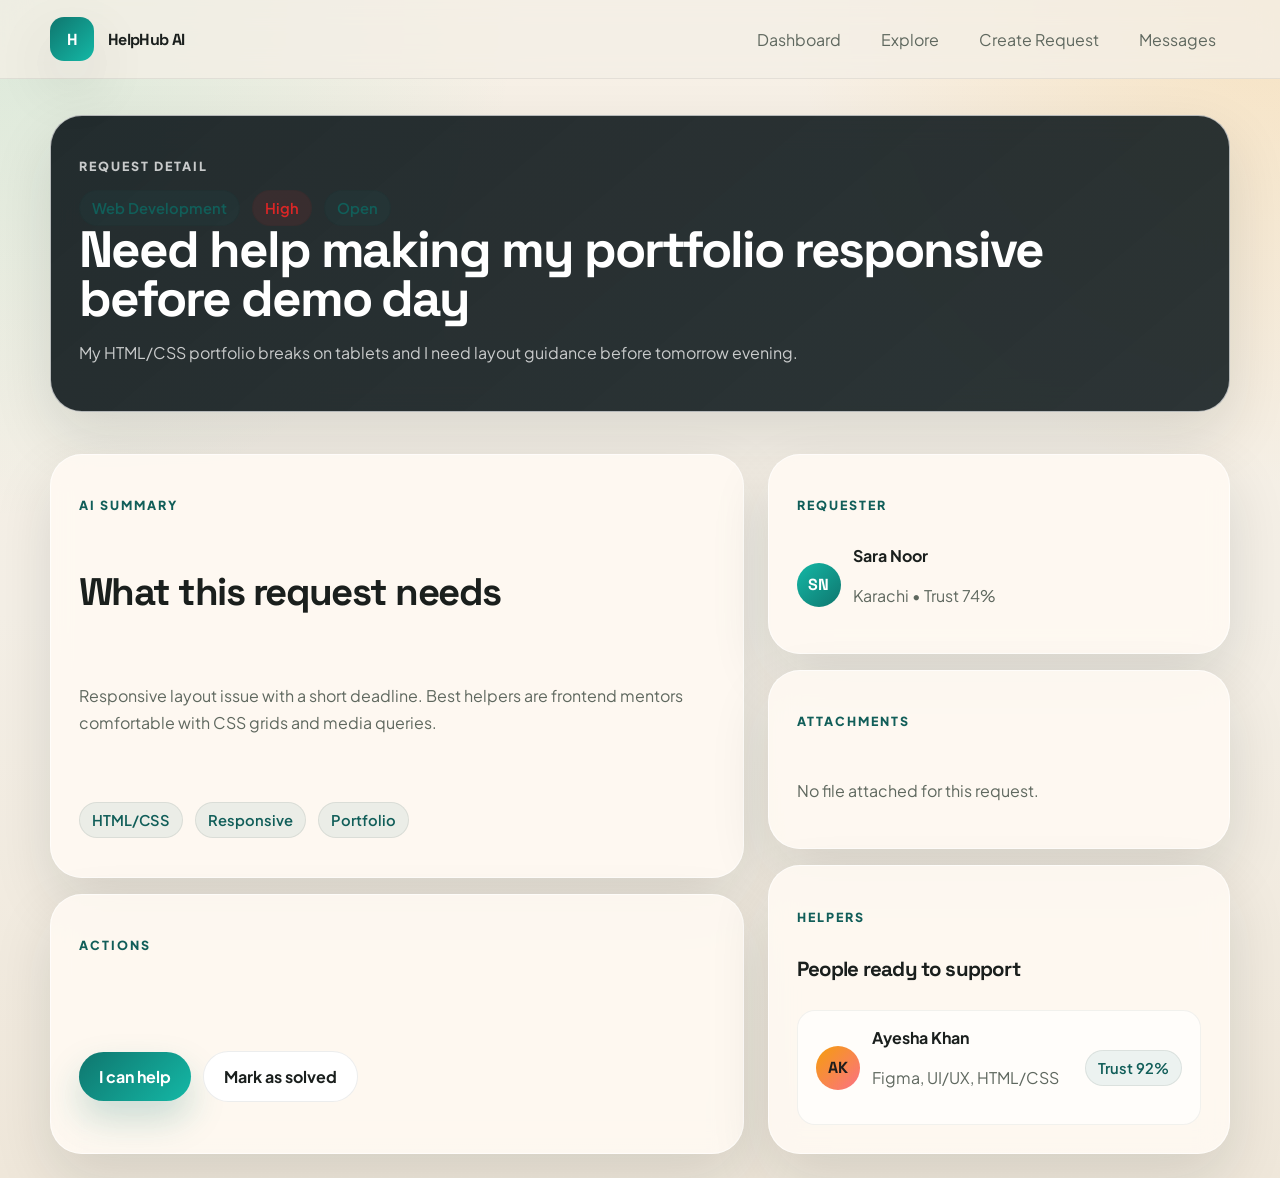
<file: request-detail.html>
<!DOCTYPE html>
<html lang="en">
  <head>
    <meta charset="UTF-8" />
    <meta name="viewport" content="width=device-width, initial-scale=1.0" />
    <title>HelpHub AI | Request Detail</title>
    <link rel="preconnect" href="https://fonts.googleapis.com" />
    <link rel="preconnect" href="https://fonts.gstatic.com" crossorigin />
    <link href="https://fonts.googleapis.com/css2?family=Plus+Jakarta+Sans:wght@400;500;600;700;800&family=Space+Grotesk:wght@500;700&display=swap" rel="stylesheet" />
    <link rel="stylesheet" href="styles.css" />
    <script defer src="app.js"></script>
  </head>
  <body data-page="detail">
    <header class="topbar">
      <div class="container nav">
        <a class="brand" href="./index.html"><span class="brand-badge">H</span><span>HelpHub AI</span></a>
        <nav class="nav-links">
          <a href="./dashboard.html">Dashboard</a>
          <a href="./explore.html">Explore</a>
          <a href="./create-request.html">Create Request</a>
          <a href="./messages.html">Messages</a>
        </nav>
      </div>
    </header>

    <main class="container">
      <section class="page-hero">
        <div class="panel">
          <p class="eyebrow">Request Detail</p>
          <div class="card-meta" data-request-meta></div>
          <h1 style="font-size: clamp(2rem, 4vw, 3.8rem);" data-request-title></h1>
          <p data-request-description></p>
        </div>
      </section>

      <section class="detail-grid section">
        <div class="stack">
          <article class="panel stack">
            <p class="section-kicker">AI Summary</p>
            <h2>What this request needs</h2>
            <p data-request-summary></p>
            <div class="tag-row" data-request-tags></div>
          </article>

          <article class="panel stack">
            <p class="section-kicker">Actions</p>
            <div class="row">
              <button class="btn btn-primary" type="button" data-cta-help>I can help</button>
              <button class="btn btn-secondary" type="button" data-cta-solved>Mark as solved</button>
            </div>
          </article>
        </div>

        <div class="stack">
          <article class="panel stack">
            <p class="section-kicker">Requester</p>
            <div data-request-requester></div>
          </article>

          <article class="panel stack">
            <p class="section-kicker">Attachments</p>
            <div data-request-attachment></div>
          </article>

          <article class="panel stack">
            <p class="section-kicker">Helpers</p>
            <h3>People ready to support</h3>
            <div class="helper-list" data-helper-list></div>
          </article>
        </div>
      </section>
    </main>
  </body>
</html>
</file>
<file: styles.css>
:root {
  --bg: #f4efe6;
  --surface: rgba(255, 250, 243, 0.88);
  --surface-strong: #fffaf3;
  --surface-dark: #1d2d2a;
  --text: #1a1f1d;
  --muted: #5f685f;
  --line: rgba(34, 54, 47, 0.1);
  --primary: #0f766e;
  --primary-strong: #115e59;
  --accent: #f59e0b;
  --danger: #dc2626;
  --success: #15803d;
  --shadow: 0 24px 60px rgba(17, 33, 29, 0.12);
  --radius-xl: 32px;
  --radius-lg: 22px;
  --container: 1180px;
  --heading-font: "Space Grotesk", "Segoe UI", sans-serif;
  --body-font: "Plus Jakarta Sans", "Segoe UI", sans-serif;
}

* { box-sizing: border-box; }
html { scroll-behavior: smooth; }
body {
  margin: 0;
  font-family: var(--body-font);
  color: var(--text);
  background:
    radial-gradient(circle at top left, rgba(16, 185, 129, 0.12), transparent 30%),
    radial-gradient(circle at top right, rgba(245, 158, 11, 0.16), transparent 28%),
    linear-gradient(180deg, #f7f0e6 0%, #f4efe6 52%, #efe7da 100%);
  min-height: 100vh;
}

/* Prevent accidental horizontal scroll from long dynamic content. */
body {
  overflow-x: hidden;
}

a { color: inherit; text-decoration: none; }
img { max-width: 100%; display: block; }
button, input, select, textarea { font: inherit; }
.container { width: min(var(--container), calc(100% - 32px)); margin: 0 auto; }
.site-shell { padding-bottom: 48px; }
.topbar {
  position: sticky; top: 0; z-index: 20; backdrop-filter: blur(14px);
  background: rgba(244, 239, 230, 0.78); border-bottom: 1px solid rgba(29, 45, 42, 0.08);
}
.nav {
  display: flex; align-items: center; justify-content: space-between; gap: 20px; min-height: 78px;
}
.brand {
  display: inline-flex; align-items: center; gap: 14px; font-family: var(--heading-font);
  font-weight: 700; letter-spacing: -0.04em;
}
.brand-badge {
  width: 44px; height: 44px; display: grid; place-items: center; border-radius: 14px;
  background: linear-gradient(135deg, #0f766e 0%, #14b8a6 100%); color: white; box-shadow: var(--shadow);
}
.nav-links, .nav-actions, .tag-row, .info-row, .card-meta, .user-line, .row {
  display: flex; align-items: center; gap: 12px; flex-wrap: wrap;
}
.nav-links a {
  padding: 10px 14px; border-radius: 999px; color: var(--muted); transition: 0.2s ease;
  min-height: 42px;
  display: inline-flex;
  align-items: center;
}
.nav-links a:hover, .nav-links a.active { background: rgba(15, 118, 110, 0.1); color: var(--primary-strong); }
.pill, .tag {
  display: inline-flex; align-items: center; gap: 8px; padding: 8px 12px; border-radius: 999px;
  background: rgba(255, 255, 255, 0.65); border: 1px solid rgba(17, 33, 29, 0.08); color: var(--muted);
}
.tag { background: rgba(15, 118, 110, 0.08); color: var(--primary-strong); font-size: 0.92rem; font-weight: 600; }
.tag.urgent { background: rgba(220, 38, 38, 0.1); color: var(--danger); }
.tag.success { background: rgba(21, 128, 61, 0.1); color: var(--success); }
.btn {
  display: inline-flex; align-items: center; justify-content: center; gap: 10px; border: 0;
  border-radius: 999px; padding: 14px 20px; font-weight: 700; cursor: pointer;
  transition: transform 0.2s ease, box-shadow 0.2s ease, background 0.2s ease;
}
.btn:hover { transform: translateY(-2px); }
.btn-primary {
  background: linear-gradient(135deg, var(--primary) 0%, #14b8a6 100%);
  color: white; box-shadow: 0 18px 36px rgba(15, 118, 110, 0.22);
}
.btn-secondary { background: white; color: var(--text); border: 1px solid rgba(17, 33, 29, 0.08); }
.hero { padding: 60px 0 34px; }
.hero-grid, .two-col, .dashboard-grid, .detail-grid, .profile-grid, .admin-grid, .leader-grid, .feed-grid {
  display: grid; gap: 24px;
}

.hero-grid > *,
.two-col > *,
.dashboard-grid > *,
.detail-grid > *,
.profile-grid > *,
.admin-grid > *,
.leader-grid > *,
.feed-grid > * {
  min-width: 0;
}

.hero-grid, .two-col, .dashboard-grid, .detail-grid, .profile-grid, .admin-grid { grid-template-columns: 1.2fr 0.8fr; }
.leader-grid { grid-template-columns: 1fr 1fr; }
.feed-grid { grid-template-columns: 0.84fr 1.16fr; }
.glass-card, .panel, .stat-card, .feature-card, .request-card, .timeline-item, .badge-card, .auth-card, .form-card {
  background: var(--surface); border: 1px solid rgba(255, 255, 255, 0.58); box-shadow: var(--shadow); backdrop-filter: blur(14px);
}
.hero-copy, .hero-panel, .panel, .auth-card, .form-card { border-radius: var(--radius-xl); padding: 28px; }
.hero-copy {
  background: linear-gradient(160deg, rgba(255, 250, 243, 0.9) 0%, rgba(246, 240, 230, 0.85) 100%);
}
.eyebrow, .section-kicker {
  text-transform: uppercase; letter-spacing: 0.16em; font-size: 0.78rem; color: var(--primary-strong); font-weight: 800;
}
h1, h2, h3, h4 { margin: 0 0 12px; font-family: var(--heading-font); letter-spacing: -0.04em; }
h1 { font-size: clamp(2.7rem, 5vw, 5rem); line-height: 0.95; }
h2 { font-size: clamp(1.8rem, 3vw, 3rem); }
h3 { font-size: 1.28rem; }
p { color: var(--muted); line-height: 1.7; }
.muted { color: var(--muted); }
h1, h2, h3, h4, p, strong, .tag { overflow-wrap: anywhere; }
.hero-actions, .stats-grid, .card-grid, .mini-grid, .stack, .form-grid, .auth-grid, .profile-form, .notif-list, .rank-list, .helper-list, .message-list {
  display: grid; gap: 16px;
}
.hero-actions { margin-top: 24px; grid-template-columns: repeat(2, max-content); }
.hero-panel {
  position: relative; overflow: hidden; background: linear-gradient(180deg, #173430 0%, #102926 100%); color: white;
}
.hero-panel p, .page-hero .panel p, .auth-side p, .auth-side li { color: rgba(255, 255, 255, 0.75); }
.hero-panel::after {
  content: ""; position: absolute; inset: auto -10% -32% auto; width: 260px; height: 260px;
  background: radial-gradient(circle, rgba(20, 184, 166, 0.45), transparent 65%);
}
.orb {
  position: absolute; inset: 24px 24px auto auto; width: 82px; height: 82px; border-radius: 50%;
  background: radial-gradient(circle at 30% 30%, #fde68a, #f59e0b); opacity: 0.85;
}
.stats-grid { margin-top: 20px; grid-template-columns: repeat(3, 1fr); }
.card-grid { grid-template-columns: repeat(3, 1fr); }
.mini-grid { grid-template-columns: repeat(4, 1fr); }
.stat-card, .feature-card, .request-card, .timeline-item, .badge-card { border-radius: 24px; padding: 22px; }
.stat-value { font-family: var(--heading-font); font-size: 2rem; font-weight: 700; }
.section { padding: 24px 0; }
.section-head {
  display: flex; align-items: end; justify-content: space-between; gap: 20px; margin-bottom: 20px;
}
.page-hero { padding: 36px 0 18px; }
.page-hero .panel { background: linear-gradient(140deg, rgba(20, 29, 32, 0.93), rgba(16, 26, 29, 0.88)); color: white; }
.panel, .auth-card, .form-card { border: 1px solid rgba(255, 255, 255, 0.66); }
.metric, .list-item, .rank-item, .helper-item, .notif-item, .message-item {
  display: flex; align-items: center; justify-content: space-between; gap: 14px; padding: 16px 0; border-bottom: 1px solid var(--line);
}
.list-item:last-child, .metric:last-child { border-bottom: 0; }
.rank-item, .helper-item, .notif-item, .message-item {
  padding: 16px 18px; border-radius: 18px; background: rgba(255, 255, 255, 0.72);
  border: 1px solid rgba(17, 33, 29, 0.06);
}
.progress { height: 10px; border-radius: 999px; background: rgba(17, 33, 29, 0.08); overflow: hidden; }
.progress > span { display: block; height: 100%; background: linear-gradient(90deg, var(--accent), var(--primary)); }
.form-grid, .auth-grid, .profile-form { grid-template-columns: repeat(2, 1fr); }
.field, .field-full { display: grid; gap: 8px; }
.field-full { grid-column: 1 / -1; }
[data-request-attachment] {
  display: grid;
  gap: 10px;
}
.attachment-preview {
  width: 100%;
  max-height: 280px;
  object-fit: cover;
  border-radius: 14px;
  border: 1px solid rgba(17, 33, 29, 0.12);
}
label { font-size: 0.94rem; color: var(--muted); font-weight: 700; }
input, select, textarea {
  width: 100%; border: 1px solid rgba(17, 33, 29, 0.1); background: rgba(255, 255, 255, 0.78);
  color: var(--text); padding: 14px 16px; border-radius: 16px; outline: none;
}
textarea { min-height: 148px; resize: vertical; }
input:focus, select:focus, textarea:focus {
  border-color: rgba(15, 118, 110, 0.45); box-shadow: 0 0 0 4px rgba(15, 118, 110, 0.08);
}
.auth-layout { min-height: calc(100vh - 79px); min-height: calc(100dvh - 79px); display: grid; place-items: center; padding: 32px 0 48px; }
.auth-wrap { width: min(1120px, 100%); display: grid; gap: 24px; grid-template-columns: 1fr 1fr; }
.auth-card, .auth-side { padding: 30px; }
.auth-side {
  border-radius: var(--radius-xl); background: linear-gradient(155deg, #173430, #102926); color: white;
  position: relative; overflow: hidden;
}
.auth-side ul { padding-left: 20px; line-height: 1.8; }
.avatar {
  width: 44px; height: 44px; border-radius: 50%; display: grid; place-items: center;
  background: linear-gradient(135deg, var(--accent), #fb7185); color: #1d1d1d; font-family: var(--heading-font); font-weight: 800;
}
.avatar.teal { background: linear-gradient(135deg, #14b8a6, #0f766e); color: white; }
.avatar.dark { background: linear-gradient(135deg, #2c3e50, #1f2937); color: white; }
.table { width: 100%; border-collapse: collapse; }
.table th, .table td { text-align: left; padding: 14px 12px; border-bottom: 1px solid var(--line); vertical-align: top; }
.table th { color: var(--muted); font-weight: 700; }

.table-wrap {
  width: 100%;
  overflow-x: auto;
  -webkit-overflow-scrolling: touch;
}

.footer { padding: 26px 0 42px; color: var(--muted); }
.center { text-align: center; }
.toast-wrap { position: fixed; right: 16px; bottom: 16px; z-index: 40; display: grid; gap: 10px; }
.toast {
  min-width: 260px; max-width: 320px; padding: 16px 18px; border-radius: 18px; background: #173430;
  color: white; box-shadow: var(--shadow); animation: slideUp 0.3s ease;
}
@keyframes slideUp { from { opacity: 0; transform: translateY(16px); } to { opacity: 1; transform: translateY(0); } }
.fade-in { opacity: 0; transform: translateY(16px); animation: reveal 0.65s ease forwards; }
.fade-in:nth-child(2) { animation-delay: 0.08s; }
.fade-in:nth-child(3) { animation-delay: 0.16s; }
.fade-in:nth-child(4) { animation-delay: 0.24s; }
@keyframes reveal { to { opacity: 1; transform: translateY(0); } }
@media (max-width: 980px) {
  .hero-grid, .two-col, .dashboard-grid, .detail-grid, .profile-grid, .feed-grid, .leader-grid, .admin-grid, .auth-wrap { grid-template-columns: 1fr; }
  .card-grid, .mini-grid, .stats-grid, .form-grid, .auth-grid, .profile-form { grid-template-columns: 1fr 1fr; }
  .nav { padding: 12px 0; align-items: flex-start; flex-direction: column; }
  .nav-links, .nav-actions { width: 100%; }
  .nav-links {
    flex-wrap: nowrap;
    overflow-x: auto;
    padding-bottom: 4px;
    -webkit-overflow-scrolling: touch;
    scrollbar-width: thin;
  }
  .nav-links a { white-space: nowrap; }
  .nav-actions { justify-content: flex-start; }
  .hero-actions { grid-template-columns: 1fr; }
  .section-head { align-items: flex-start; flex-direction: column; }
}
@media (max-width: 680px) {
  .card-grid, .mini-grid, .stats-grid, .form-grid, .auth-grid, .profile-form { grid-template-columns: 1fr; }
  .container { width: min(var(--container), calc(100% - 20px)); }
  .topbar { position: static; }
  .site-shell { padding-bottom: 28px; }
  .hero { padding: 34px 0 18px; }
  .page-hero { padding: 22px 0 12px; }
  .section { padding: 16px 0; }
  .hero-copy, .hero-panel, .panel, .auth-card, .auth-side, .form-card, .stat-card, .feature-card, .request-card { padding: 22px; }
  h1 { font-size: 2.6rem; }
  .btn { width: 100%; }
  input, select, textarea { padding: 13px 14px; }
  .nav-actions .pill { width: 100%; justify-content: center; }
  .row { width: 100%; }
  .row .btn { flex: 1 1 100%; }
  .list-item,
  .rank-item,
  .helper-item,
  .notif-item,
  .message-item,
  .row {
    flex-direction: column;
    justify-content: flex-start;
  }
  .list-item, .rank-item, .helper-item, .notif-item, .message-item { align-items: flex-start; }
  .toast-wrap { left: 12px; right: 12px; }
  .toast { min-width: 0; max-width: none; width: 100%; }
}

@media (max-width: 480px) {
  h1 { font-size: 2.1rem; }
  h2 { font-size: 1.55rem; }
  h3 { font-size: 1.12rem; }
  .hero-copy,
  .hero-panel,
  .panel,
  .auth-card,
  .auth-side,
  .form-card,
  .stat-card,
  .feature-card,
  .request-card,
  .timeline-item,
  .badge-card {
    padding: 18px;
    border-radius: 18px;
  }
  .nav-links a { padding: 9px 12px; min-height: 40px; }
}

@media (prefers-reduced-motion: reduce) {
  * {
    animation: none !important;
    transition: none !important;
    scroll-behavior: auto !important;
  }
}
</file>
